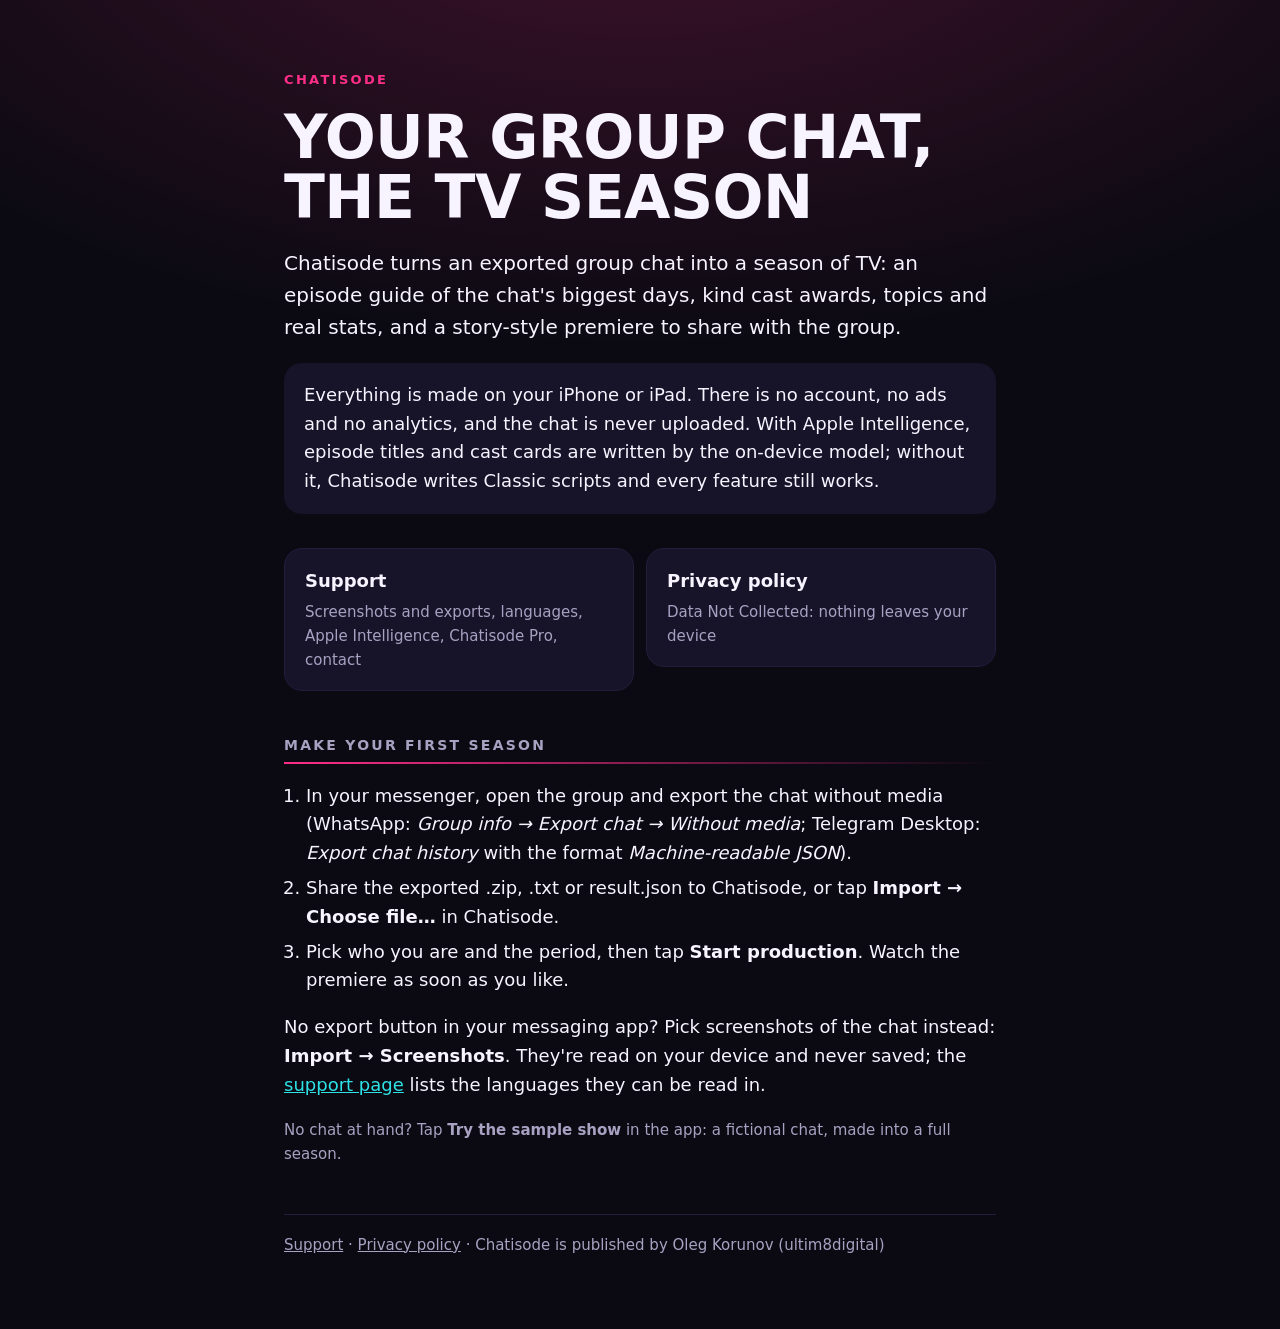
<file: index.html>
<!doctype html>
<html lang="en">
<head>
<meta charset="utf-8">
<meta name="viewport" content="width=device-width, initial-scale=1">
<title>Chatisode · Group Chat Recap</title>
<meta name="description" content="Chatisode turns a group chat export or screenshots of a chat into a TV season: an episode guide of the chat's biggest days, kind cast awards and real stats, all made on your iPhone or iPad.">
<link rel="stylesheet" href="style.css">
</head>
<body>
<main>
  <div class="kicker">Chatisode</div>
  <h1>Your group chat, the TV season</h1>
  <p class="lede">Chatisode turns an exported group chat into a season of TV: an episode guide of the chat's biggest days, kind cast awards, topics and real stats, and a story-style premiere to share with the group.</p>
  <div class="card">Everything is made on your iPhone or iPad. There is no account, no ads and no analytics, and the chat is never uploaded. With Apple Intelligence, episode titles and cast cards are written by the on-device model; without it, Chatisode writes Classic scripts and every feature still works.</div>

  <ul class="links">
    <li><a href="support.html">Support<span>Screenshots and exports, languages, Apple Intelligence, Chatisode Pro, contact</span></a></li>
    <li><a href="privacy.html">Privacy policy<span>Data Not Collected: nothing leaves your device</span></a></li>
  </ul>

  <h2>Make your first season</h2>
  <ol>
    <li>In your messenger, open the group and export the chat without media (WhatsApp: <i>Group info → Export chat → Without media</i>; Telegram Desktop: <i>Export chat history</i> with the format <i>Machine-readable JSON</i>).</li>
    <li>Share the exported .zip, .txt or result.json to Chatisode, or tap <b>Import → Choose file…</b> in Chatisode.</li>
    <li>Pick who you are and the period, then tap <b>Start production</b>. Watch the premiere as soon as you like.</li>
  </ol>
  <p>No export button in your messaging app? Pick screenshots of the chat instead: <b>Import → Screenshots</b>. They're read on your device and never saved; the <a href="support.html">support page</a> lists the languages they can be read in.</p>
  <p class="muted">No chat at hand? Tap <b>Try the sample show</b> in the app: a fictional chat, made into a full season.</p>

  <footer><a href="support.html">Support</a> · <a href="privacy.html">Privacy policy</a> · Chatisode is published by Oleg Korunov (ultim8digital)</footer>
</main>
</body>
</html>
</file>
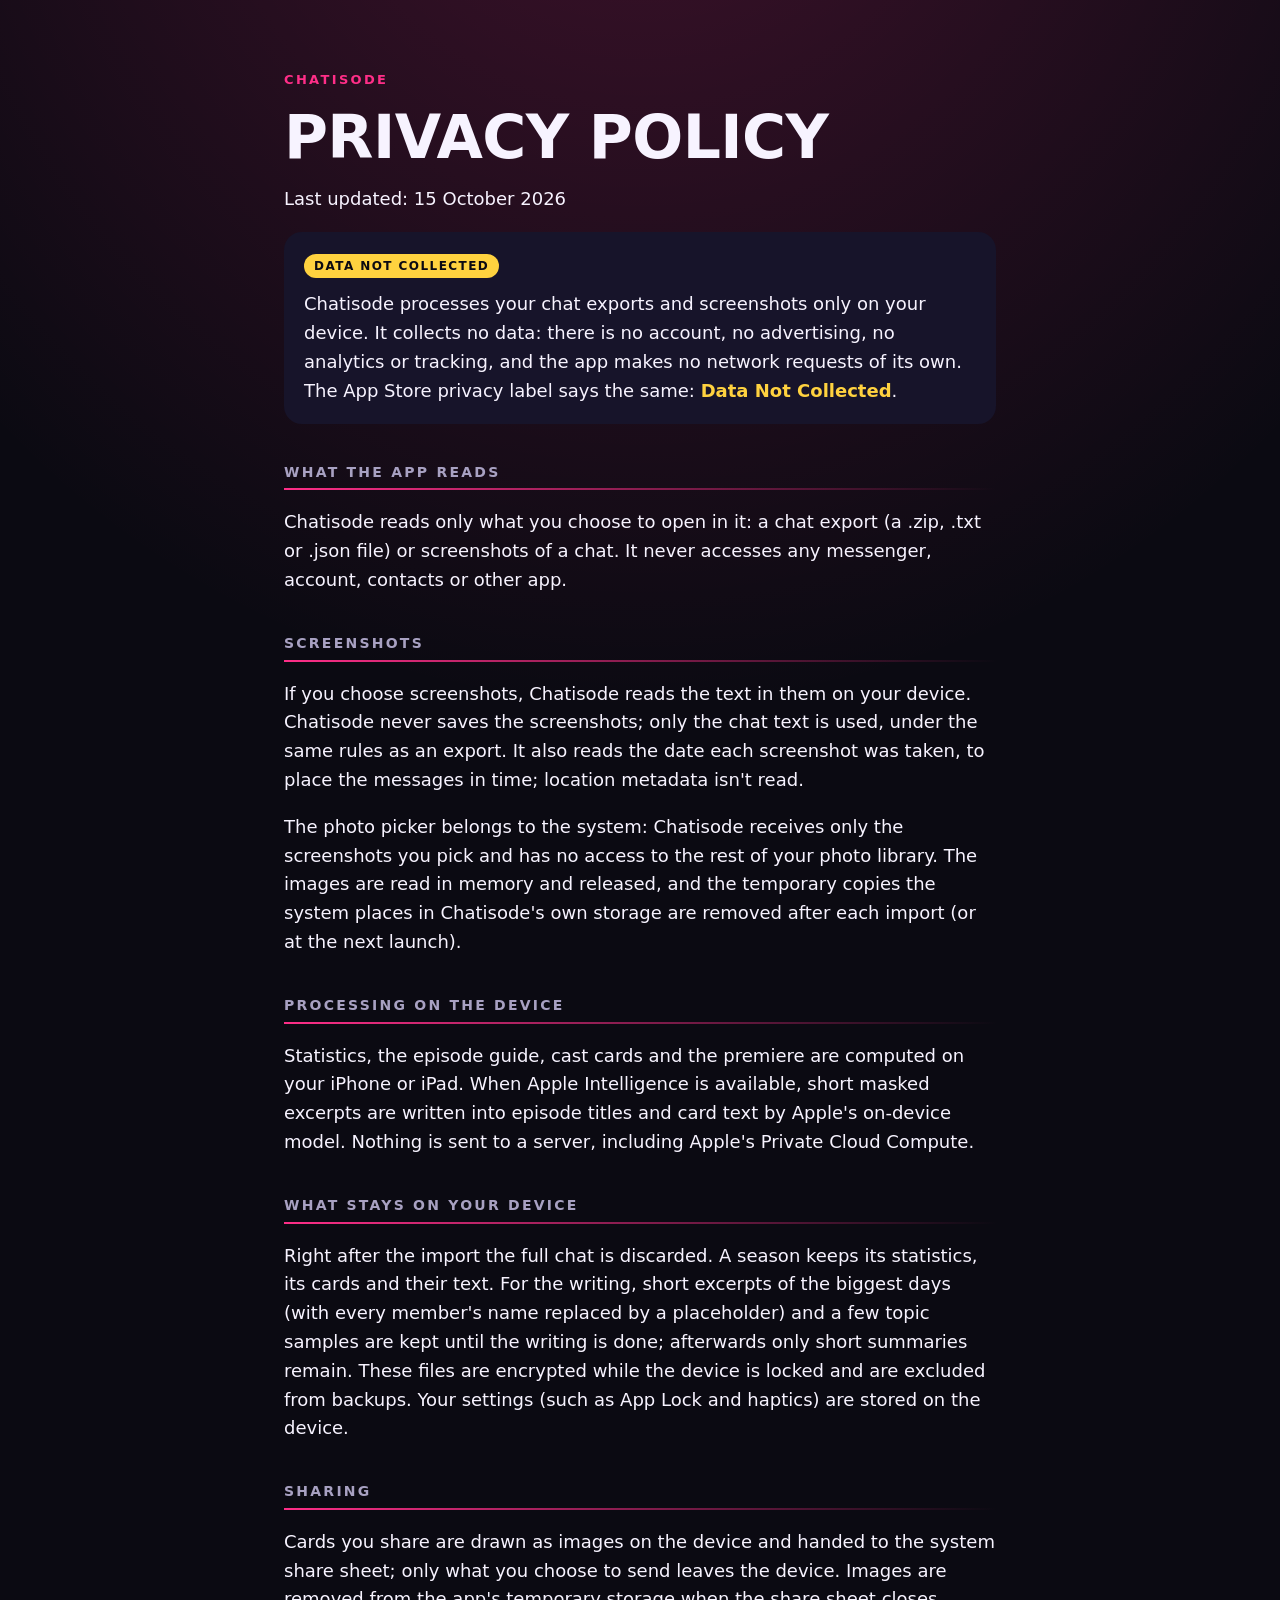
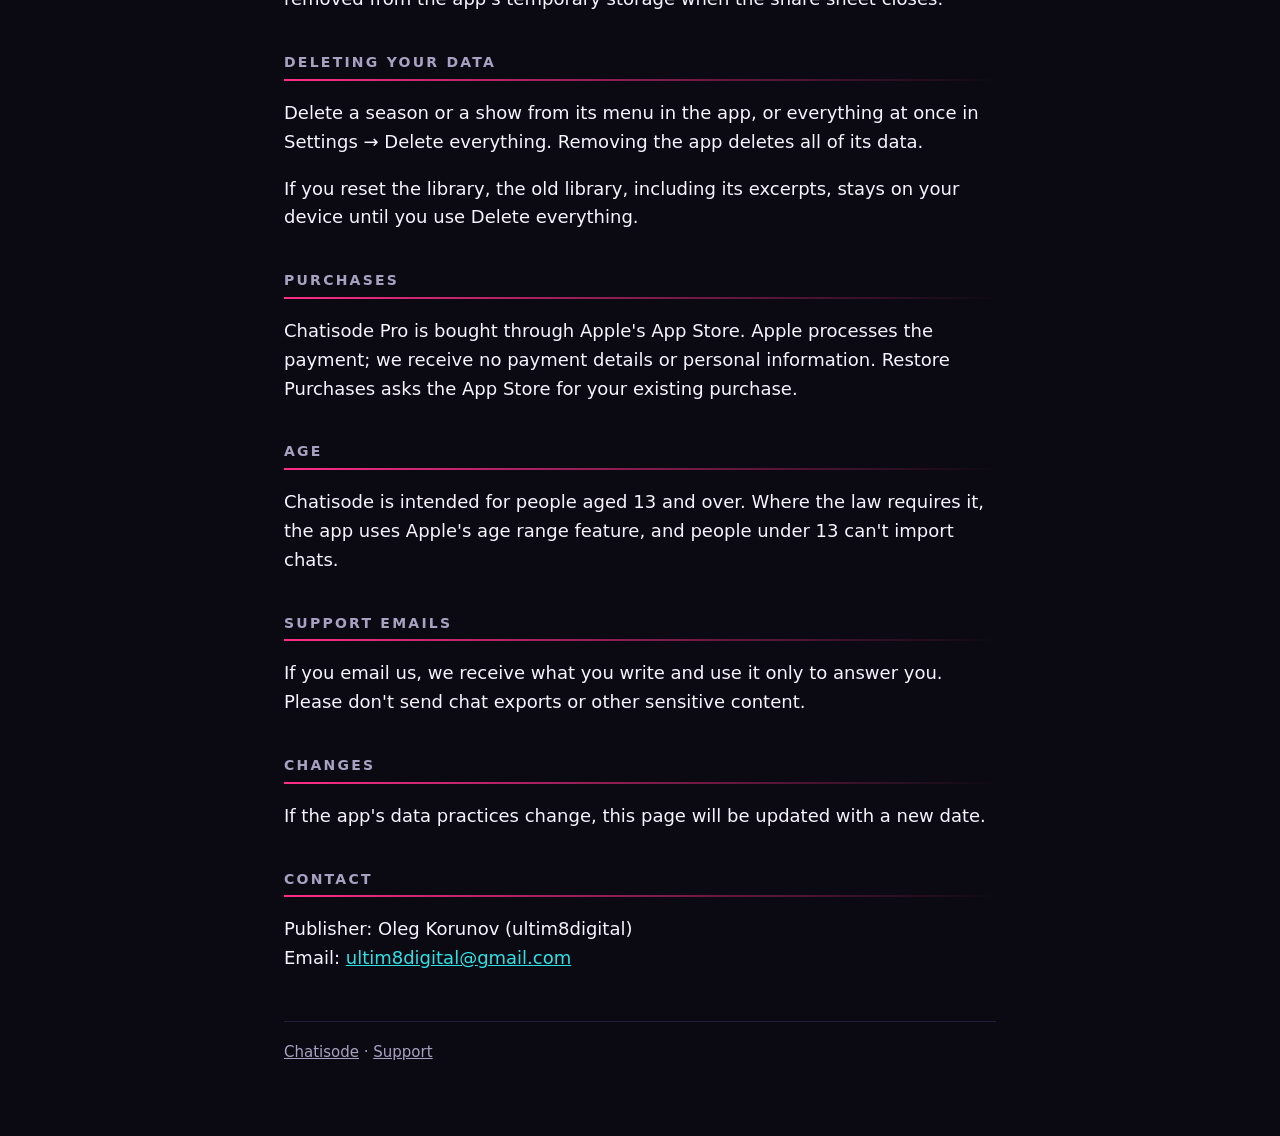
<file: privacy.html>
<!doctype html>
<html lang="en">
<head>
<meta charset="utf-8">
<meta name="viewport" content="width=device-width, initial-scale=1">
<title>Privacy policy · Chatisode</title>
<meta name="description" content="Chatisode processes chat exports and screenshots only on your device and collects no data.">
<link rel="stylesheet" href="style.css">
</head>
<body>
<main>
  <div class="kicker">Chatisode</div>
  <h1>Privacy policy</h1>
  <p>Last updated: 15 October 2026</p>

  <div class="card"><span class="label">Data Not Collected</span><p>Chatisode processes your chat exports and screenshots only on your device. It collects no data: there is no account, no advertising, no analytics or tracking, and the app makes no network requests of its own. The App Store privacy label says the same: <strong>Data Not Collected</strong>.</p></div>

  <h2>What the app reads</h2>
  <p>Chatisode reads only what you choose to open in it: a chat export (a .zip, .txt or .json file) or screenshots of a chat. It never accesses any messenger, account, contacts or other app.</p>

  <h2>Screenshots</h2>
  <p>If you choose screenshots, Chatisode reads the text in them on your device. Chatisode never saves the screenshots; only the chat text is used, under the same rules as an export. It also reads the date each screenshot was taken, to place the messages in time; location metadata isn't read.</p>
  <p>The photo picker belongs to the system: Chatisode receives only the screenshots you pick and has no access to the rest of your photo library. The images are read in memory and released, and the temporary copies the system places in Chatisode's own storage are removed after each import (or at the next launch).</p>

  <h2>Processing on the device</h2>
  <p>Statistics, the episode guide, cast cards and the premiere are computed on your iPhone or iPad. When Apple Intelligence is available, short masked excerpts are written into episode titles and card text by Apple's on-device model. Nothing is sent to a server, including Apple's Private Cloud Compute.</p>

  <h2>What stays on your device</h2>
  <p>Right after the import the full chat is discarded. A season keeps its statistics, its cards and their text. For the writing, short excerpts of the biggest days (with every member's name replaced by a placeholder) and a few topic samples are kept until the writing is done; afterwards only short summaries remain. These files are encrypted while the device is locked and are excluded from backups. Your settings (such as App Lock and haptics) are stored on the device.</p>

  <h2>Sharing</h2>
  <p>Cards you share are drawn as images on the device and handed to the system share sheet; only what you choose to send leaves the device. Images are removed from the app's temporary storage when the share sheet closes.</p>

  <h2>Deleting your data</h2>
  <p>Delete a season or a show from its menu in the app, or everything at once in Settings → Delete everything. Removing the app deletes all of its data.</p>
  <p>If you reset the library, the old library, including its excerpts, stays on your device until you use Delete everything.</p>

  <h2>Purchases</h2>
  <p>Chatisode Pro is bought through Apple's App Store. Apple processes the payment; we receive no payment details or personal information. Restore Purchases asks the App Store for your existing purchase.</p>

  <h2>Age</h2>
  <p>Chatisode is intended for people aged 13 and over. Where the law requires it, the app uses Apple's age range feature, and people under 13 can't import chats.</p>

  <h2>Support emails</h2>
  <p>If you email us, we receive what you write and use it only to answer you. Please don't send chat exports or other sensitive content.</p>

  <h2>Changes</h2>
  <p>If the app's data practices change, this page will be updated with a new date.</p>

  <h2>Contact</h2>
  <p>Publisher: Oleg Korunov (ultim8digital)<br>Email: <a href="mailto:ultim8digital@gmail.com">ultim8digital@gmail.com</a></p>

  <footer><a href="./">Chatisode</a> · <a href="support.html">Support</a></footer>
</main>
</body>
</html>
</file>
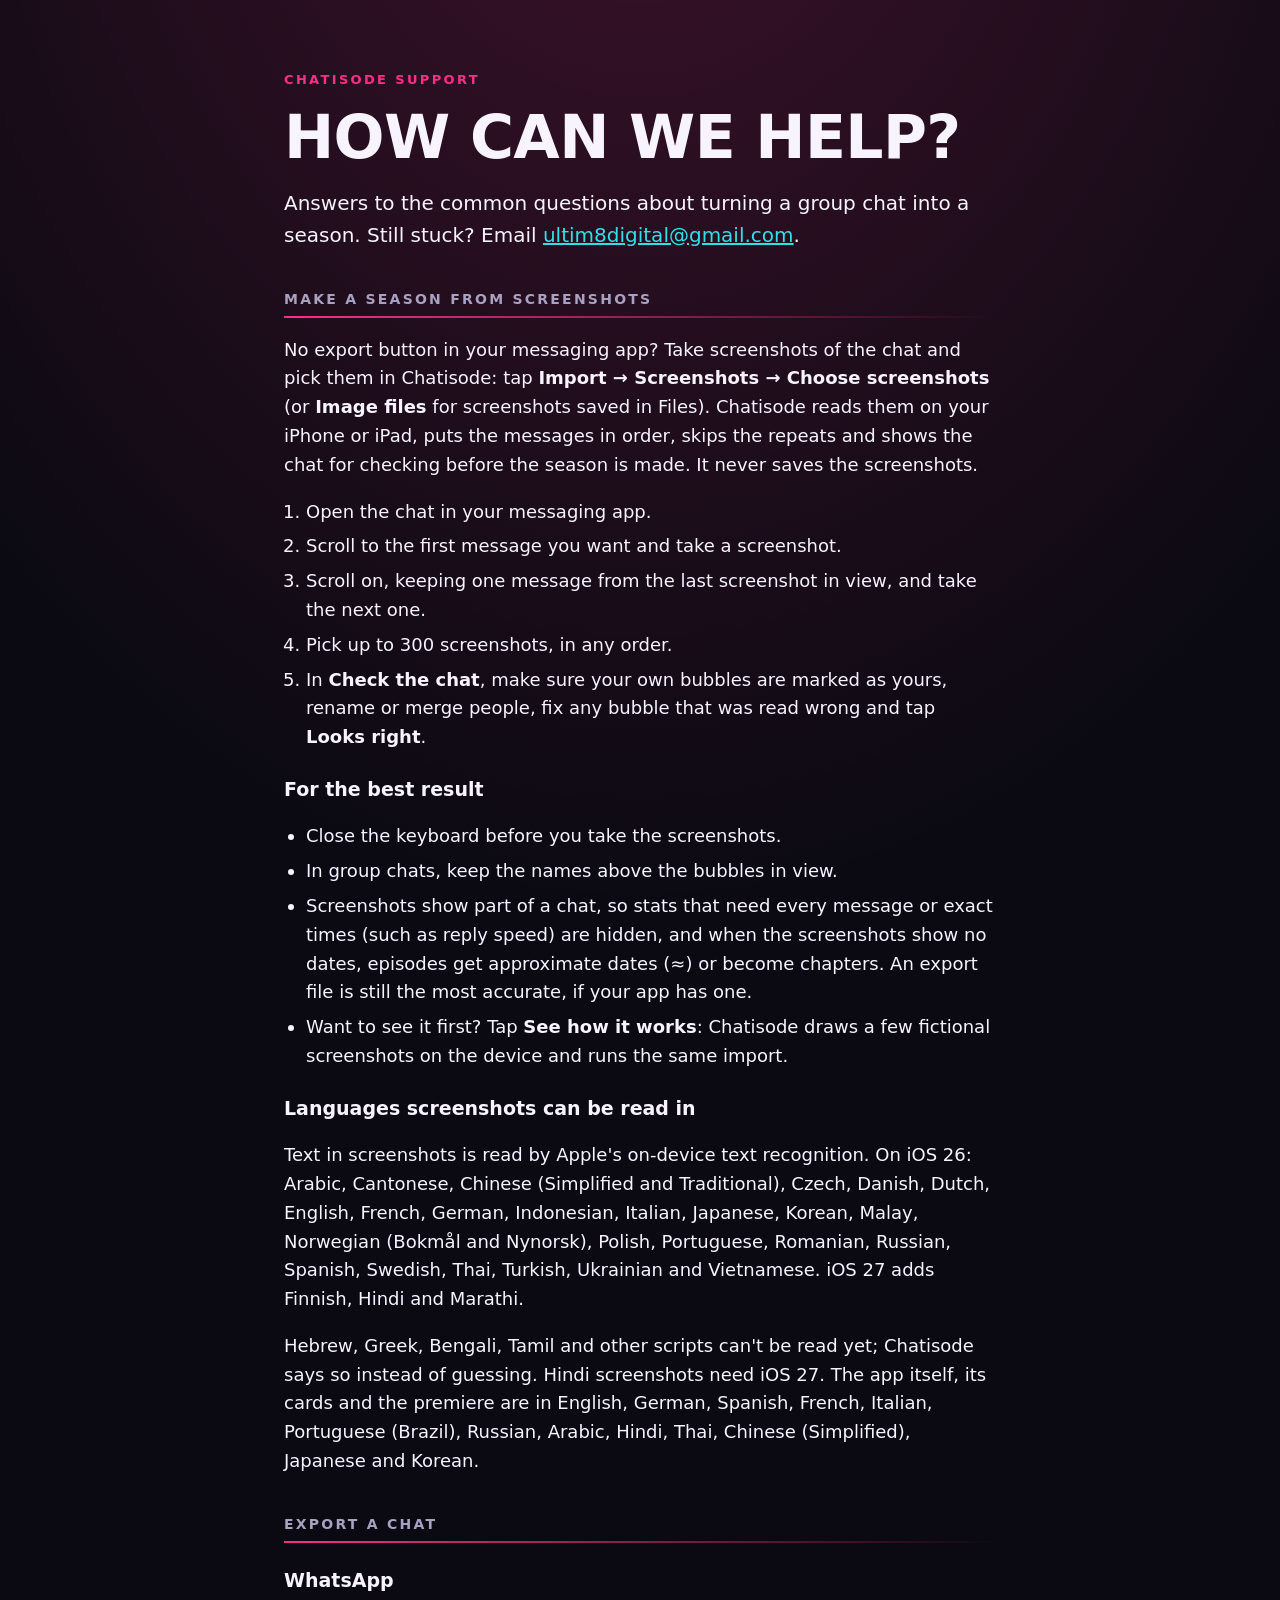
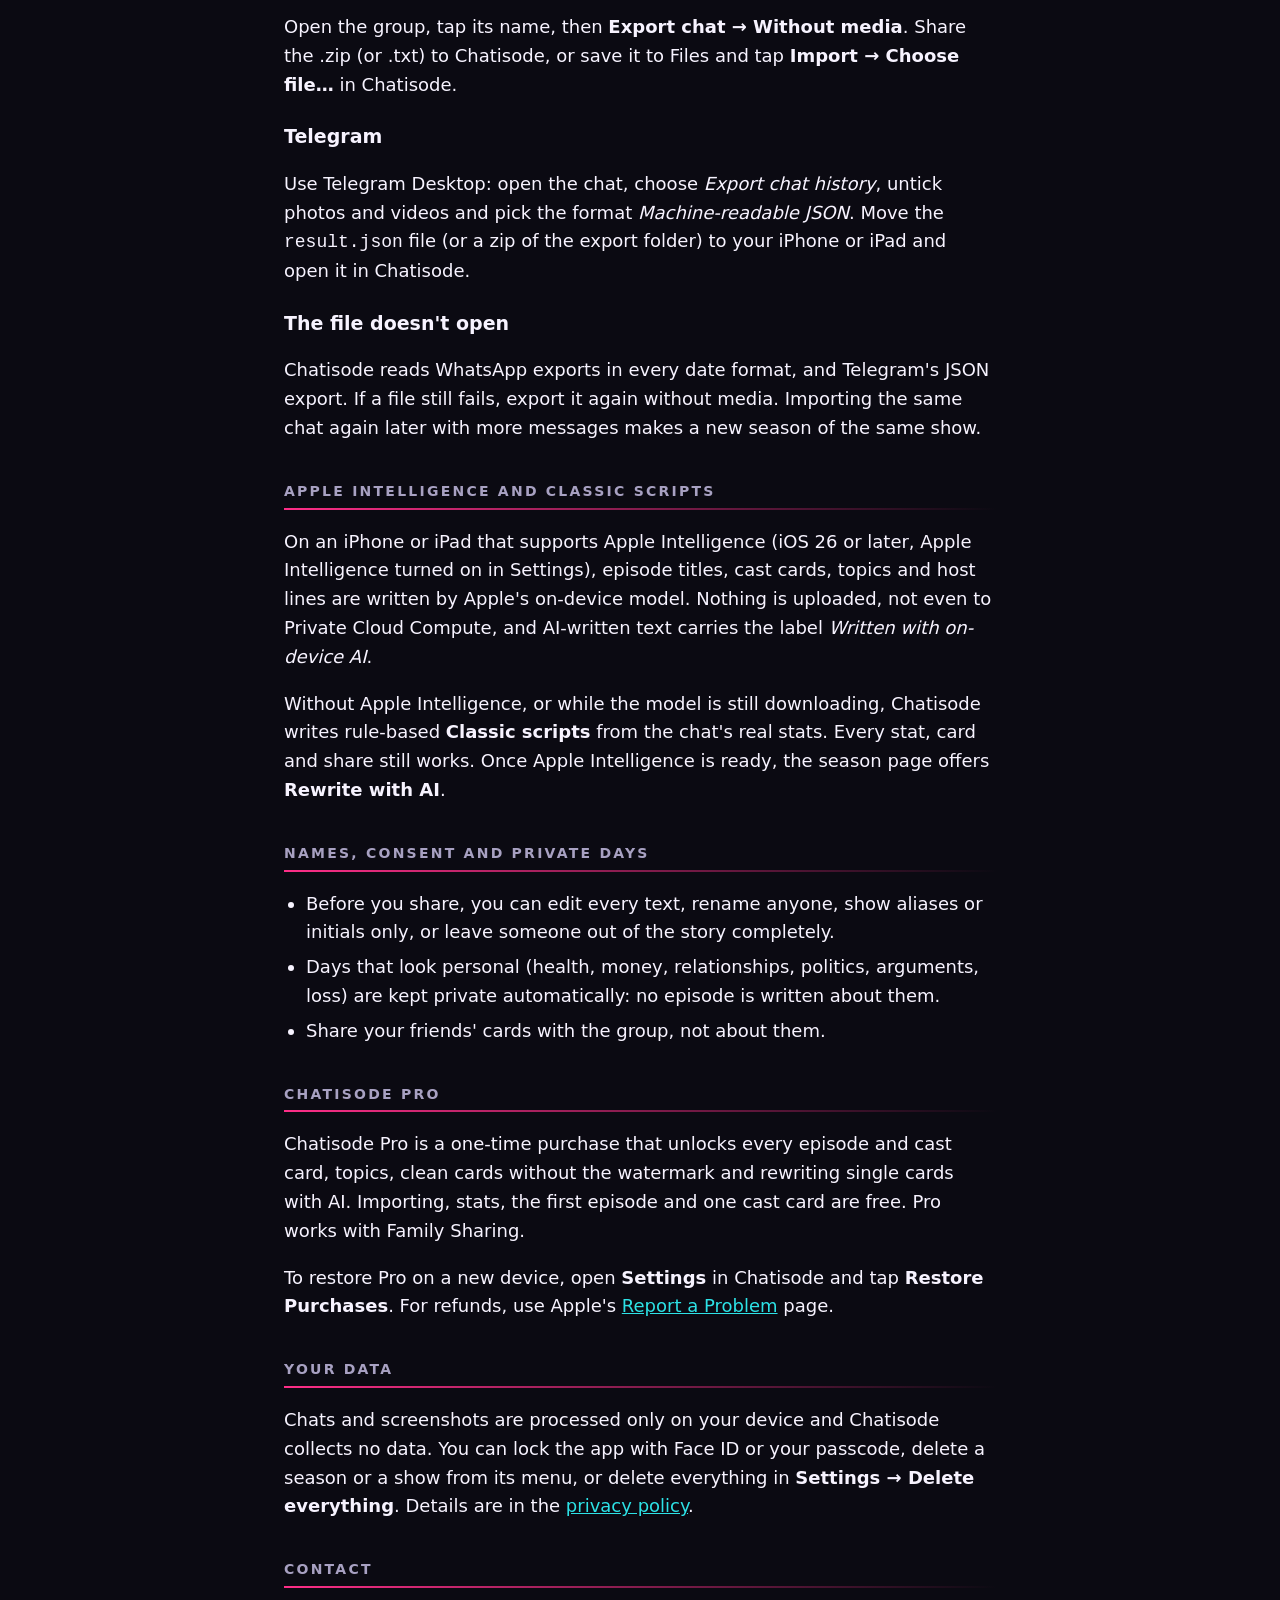
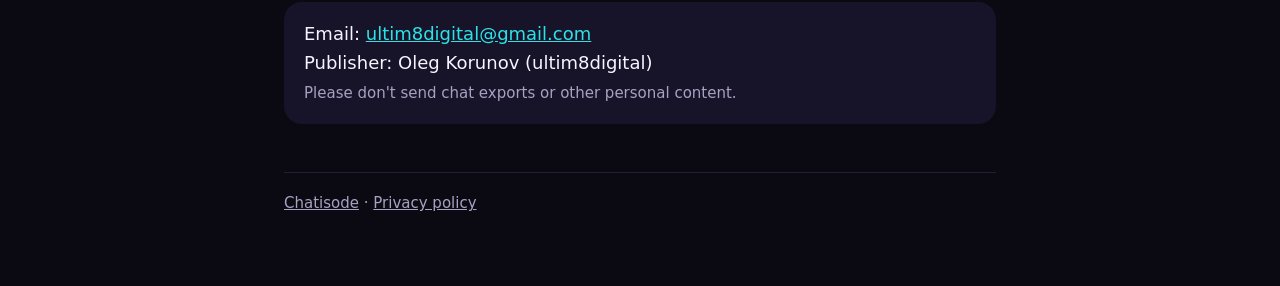
<file: support.html>
<!doctype html>
<html lang="en">
<head>
<meta charset="utf-8">
<meta name="viewport" content="width=device-width, initial-scale=1">
<title>Support · Chatisode</title>
<meta name="description" content="Help for Chatisode: making a season from screenshots or a chat export, the languages screenshots can be read in, Apple Intelligence and Classic scripts, names and consent, Chatisode Pro and contact.">
<link rel="stylesheet" href="style.css">
</head>
<body>
<main>
  <div class="kicker">Chatisode support</div>
  <h1>How can we help?</h1>
  <p class="lede">Answers to the common questions about turning a group chat into a season. Still stuck? Email <a href="mailto:ultim8digital@gmail.com">ultim8digital@gmail.com</a>.</p>

  <h2>Make a season from screenshots</h2>
  <p>No export button in your messaging app? Take screenshots of the chat and pick them in Chatisode: tap <b>Import → Screenshots → Choose screenshots</b> (or <b>Image files</b> for screenshots saved in Files). Chatisode reads them on your iPhone or iPad, puts the messages in order, skips the repeats and shows the chat for checking before the season is made. It never saves the screenshots.</p>
  <ol>
    <li>Open the chat in your messaging app.</li>
    <li>Scroll to the first message you want and take a screenshot.</li>
    <li>Scroll on, keeping one message from the last screenshot in view, and take the next one.</li>
    <li>Pick up to 300 screenshots, in any order.</li>
    <li>In <b>Check the chat</b>, make sure your own bubbles are marked as yours, rename or merge people, fix any bubble that was read wrong and tap <b>Looks right</b>.</li>
  </ol>
  <h3>For the best result</h3>
  <ul>
    <li>Close the keyboard before you take the screenshots.</li>
    <li>In group chats, keep the names above the bubbles in view.</li>
    <li>Screenshots show part of a chat, so stats that need every message or exact times (such as reply speed) are hidden, and when the screenshots show no dates, episodes get approximate dates (≈) or become chapters. An export file is still the most accurate, if your app has one.</li>
    <li>Want to see it first? Tap <b>See how it works</b>: Chatisode draws a few fictional screenshots on the device and runs the same import.</li>
  </ul>
  <h3>Languages screenshots can be read in</h3>
  <p>Text in screenshots is read by Apple's on-device text recognition. On iOS 26: Arabic, Cantonese, Chinese (Simplified and Traditional), Czech, Danish, Dutch, English, French, German, Indonesian, Italian, Japanese, Korean, Malay, Norwegian (Bokmål and Nynorsk), Polish, Portuguese, Romanian, Russian, Spanish, Swedish, Thai, Turkish, Ukrainian and Vietnamese. iOS 27 adds Finnish, Hindi and Marathi.</p>
  <p>Hebrew, Greek, Bengali, Tamil and other scripts can't be read yet; Chatisode says so instead of guessing. Hindi screenshots need iOS 27. The app itself, its cards and the premiere are in English, German, Spanish, French, Italian, Portuguese (Brazil), Russian, Arabic, Hindi, Thai, Chinese (Simplified), Japanese and Korean.</p>

  <h2>Export a chat</h2>
  <h3>WhatsApp</h3>
  <p>Open the group, tap its name, then <b>Export chat → Without media</b>. Share the .zip (or .txt) to Chatisode, or save it to Files and tap <b>Import → Choose file…</b> in Chatisode.</p>
  <h3>Telegram</h3>
  <p>Use Telegram Desktop: open the chat, choose <i>Export chat history</i>, untick photos and videos and pick the format <i>Machine-readable JSON</i>. Move the <code>result.json</code> file (or a zip of the export folder) to your iPhone or iPad and open it in Chatisode.</p>
  <h3>The file doesn't open</h3>
  <p>Chatisode reads WhatsApp exports in every date format, and Telegram's JSON export. If a file still fails, export it again without media. Importing the same chat again later with more messages makes a new season of the same show.</p>

  <h2>Apple Intelligence and Classic scripts</h2>
  <p>On an iPhone or iPad that supports Apple Intelligence (iOS 26 or later, Apple Intelligence turned on in Settings), episode titles, cast cards, topics and host lines are written by Apple's on-device model. Nothing is uploaded, not even to Private Cloud Compute, and AI-written text carries the label <i>Written with on-device AI</i>.</p>
  <p>Without Apple Intelligence, or while the model is still downloading, Chatisode writes rule-based <b>Classic scripts</b> from the chat's real stats. Every stat, card and share still works. Once Apple Intelligence is ready, the season page offers <b>Rewrite with AI</b>.</p>

  <h2>Names, consent and private days</h2>
  <ul>
    <li>Before you share, you can edit every text, rename anyone, show aliases or initials only, or leave someone out of the story completely.</li>
    <li>Days that look personal (health, money, relationships, politics, arguments, loss) are kept private automatically: no episode is written about them.</li>
    <li>Share your friends' cards with the group, not about them.</li>
  </ul>

  <h2>Chatisode Pro</h2>
  <p>Chatisode Pro is a one-time purchase that unlocks every episode and cast card, topics, clean cards without the watermark and rewriting single cards with AI. Importing, stats, the first episode and one cast card are free. Pro works with Family Sharing.</p>
  <p>To restore Pro on a new device, open <b>Settings</b> in Chatisode and tap <b>Restore Purchases</b>. For refunds, use Apple's <a href="https://reportaproblem.apple.com">Report a Problem</a> page.</p>

  <h2>Your data</h2>
  <p>Chats and screenshots are processed only on your device and Chatisode collects no data. You can lock the app with Face ID or your passcode, delete a season or a show from its menu, or delete everything in <b>Settings → Delete everything</b>. Details are in the <a href="privacy.html">privacy policy</a>.</p>

  <h2>Contact</h2>
  <div class="card">Email: <a href="mailto:ultim8digital@gmail.com">ultim8digital@gmail.com</a><br>Publisher: Oleg Korunov (ultim8digital)<br><span class="muted">Please don't send chat exports or other personal content.</span></div>

  <footer><a href="./">Chatisode</a> · <a href="privacy.html">Privacy policy</a></footer>
</main>
</body>
</html>
</file>
<file: style.css>
/* Chatisode web pages: the app's "Prime Time" look (studio black, premiere pink, spotlight yellow, cue cyan). */
:root {
  --black: #0B0A12;
  --room: #17142A;
  --lift: #221D3B;
  --ink: #F7F3FF;
  --muted: #A8A1C2;
  --pink: #FF2E88;
  --yellow: #FFD23F;
  --cue: #2DE2E6;
  color-scheme: dark;
}
* { box-sizing: border-box; }
html { -webkit-text-size-adjust: 100%; }
body {
  margin: 0;
  background: var(--black) radial-gradient(120% 60% at 50% -10%, rgba(255, 46, 136, .22), transparent 60%) no-repeat;
  color: var(--ink);
  font: 18px/1.6 -apple-system, BlinkMacSystemFont, system-ui, "Segoe UI", sans-serif;
}
main { max-width: 760px; margin: 0 auto; padding: 48px 16px 64px; }
@media (min-width: 600px) { main { padding: 64px 24px 72px; } }
.kicker {
  display: inline-block; color: var(--pink);
  font: 700 13px/1 -apple-system, system-ui, sans-serif; letter-spacing: .18em; text-transform: uppercase;
}
h1 {
  margin: 14px 0 12px; font: 900 clamp(38px, 9vw, 60px)/1 -apple-system, system-ui, sans-serif;
  letter-spacing: -.01em; text-transform: uppercase; font-stretch: condensed; overflow-wrap: anywhere;
}
h2 {
  margin: 40px 0 10px; padding-bottom: 8px; color: var(--muted);
  font: 700 14px/1.2 -apple-system, system-ui, sans-serif; letter-spacing: .16em; text-transform: uppercase;
  border-bottom: 2px solid; border-image: linear-gradient(90deg, var(--pink), transparent) 1;
}
h3 { margin: 22px 0 4px; font-size: 19px; }
p, li { overflow-wrap: break-word; }
.lede { font-size: 20px; }
.card { background: var(--room); border-radius: 18px; padding: 18px 20px; margin: 14px 0; }
.card b, .card strong { color: var(--yellow); }
.links { display: grid; gap: 12px; margin: 28px 0; padding: 0; list-style: none; }
@media (min-width: 600px) { .links { grid-template-columns: 1fr 1fr; } }
.links a {
  display: block; padding: 18px 20px; border-radius: 18px; background: var(--room); color: var(--ink);
  text-decoration: none; font-weight: 700; border: 1px solid var(--lift);
}
.links a span { display: block; color: var(--muted); font-weight: 400; font-size: 15px; margin-top: 4px; }
.links a:hover, .links a:focus-visible { border-color: var(--pink); }
.label {
  display: inline-block; padding: 4px 10px; border-radius: 999px; background: var(--yellow); color: var(--black);
  font: 800 12px/1.4 -apple-system, system-ui, sans-serif; letter-spacing: .12em; text-transform: uppercase;
}
ol, ul { padding-left: 22px; }
li { margin: 6px 0; }
a { color: var(--cue); }
.muted { color: var(--muted); font-size: 15px; }
footer {
  margin-top: 48px; padding-top: 18px; border-top: 1px solid var(--lift); color: var(--muted); font-size: 15px;
}
footer a { color: var(--muted); }
.card > :first-child { margin-top: 0; }
.card > :last-child { margin-bottom: 0; }
.card .label + p { margin-top: 12px; }
</file>
